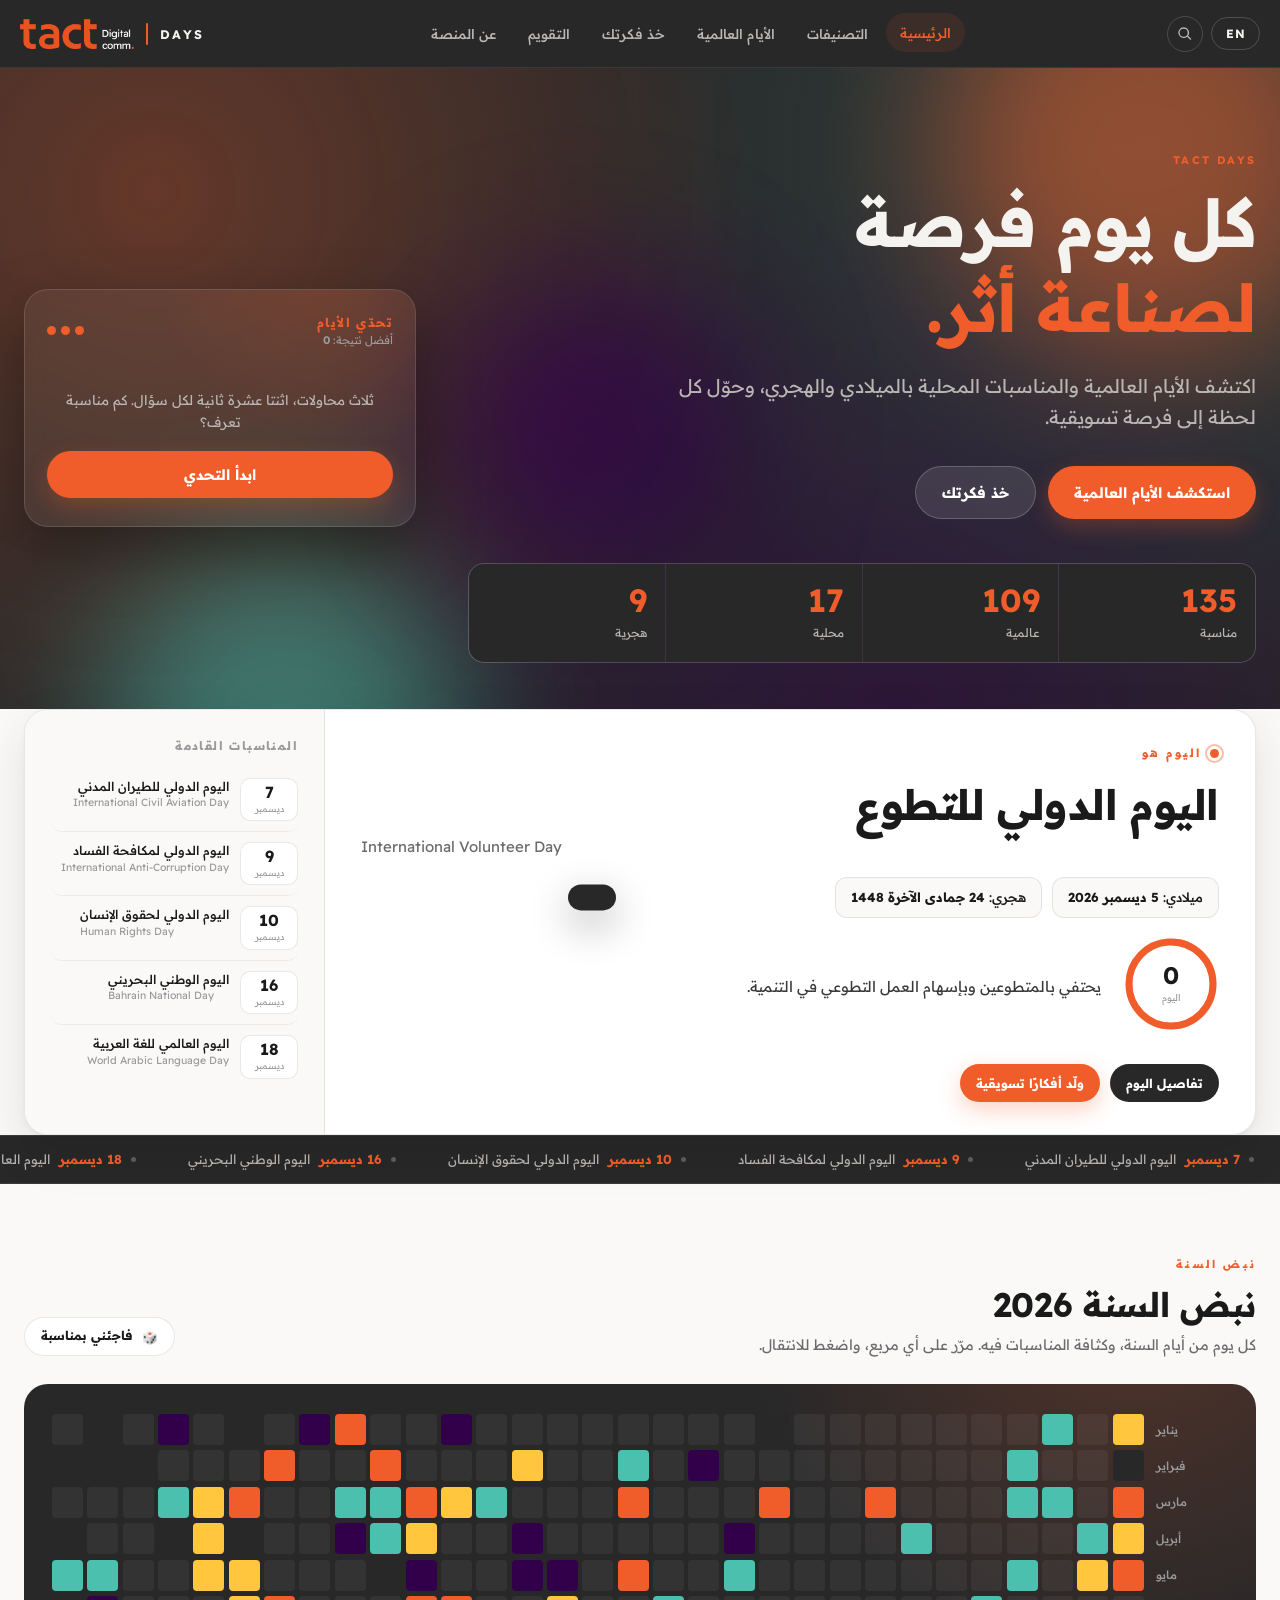
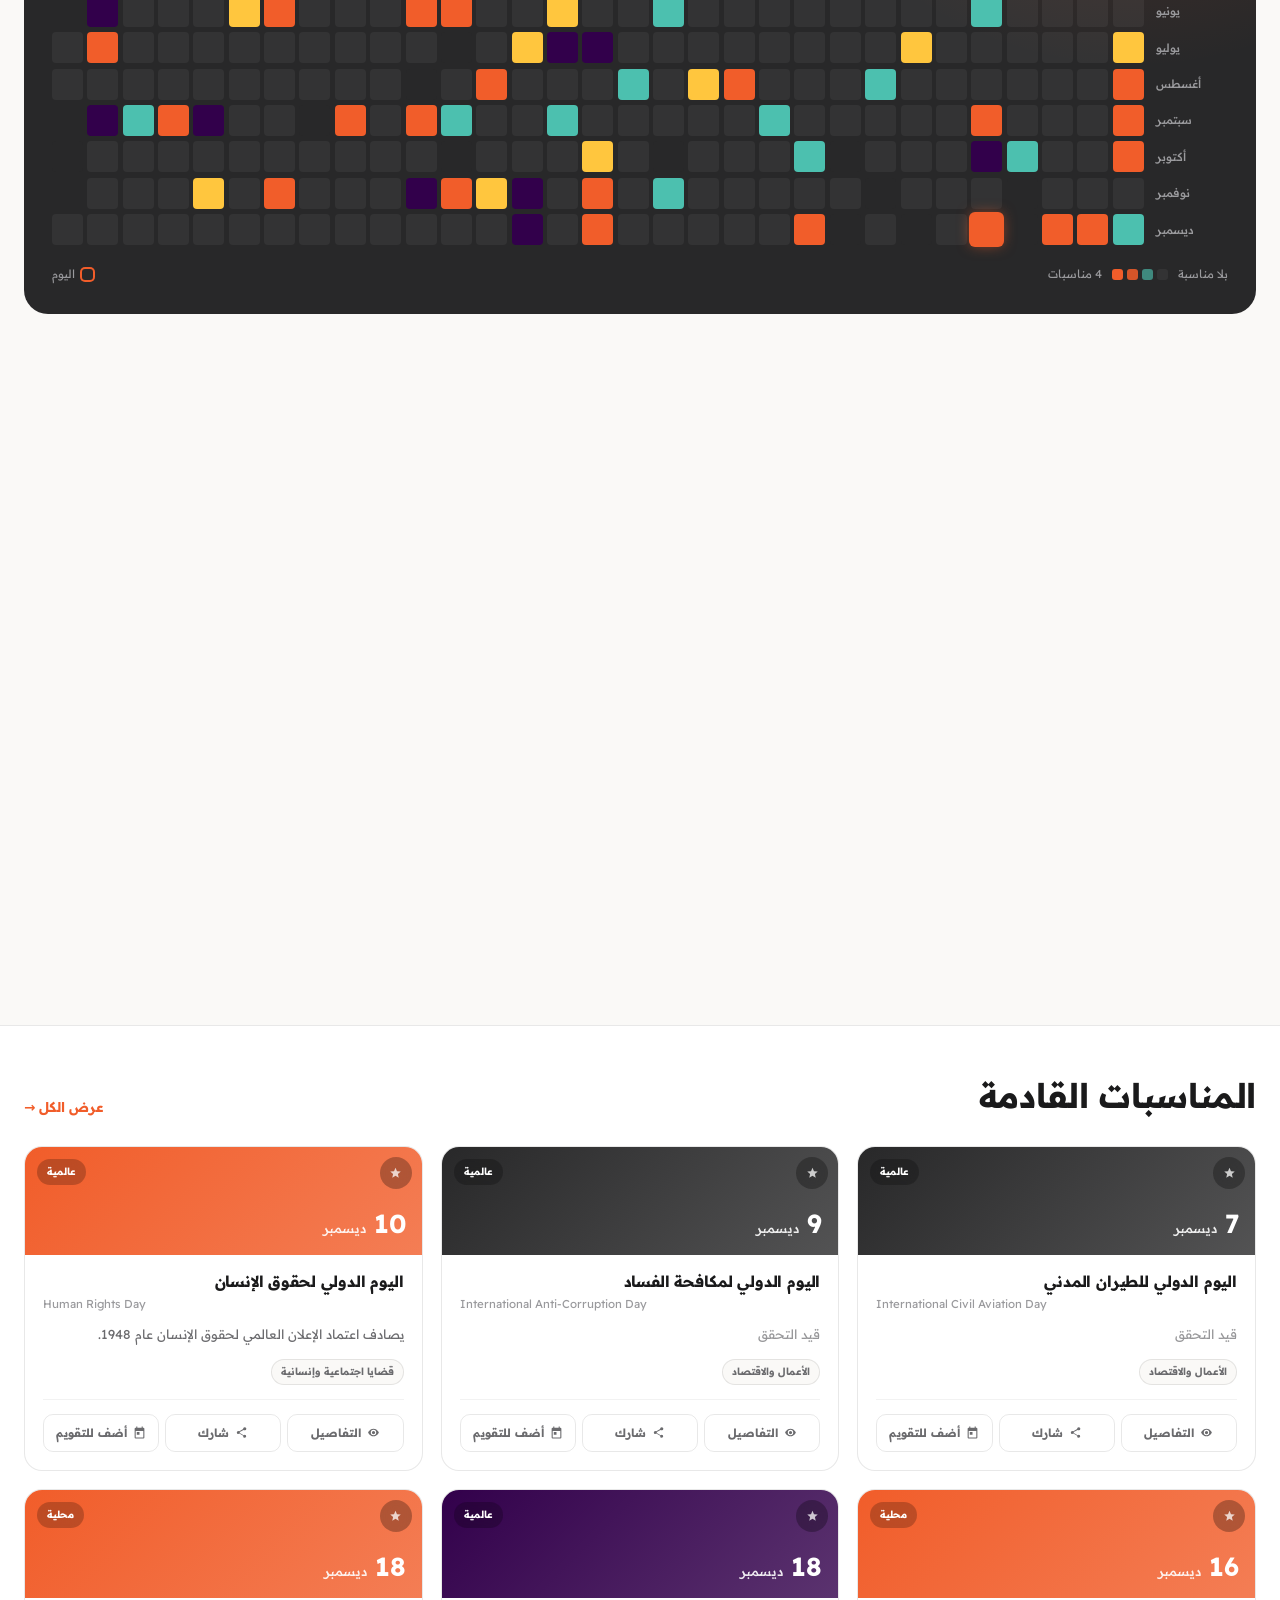
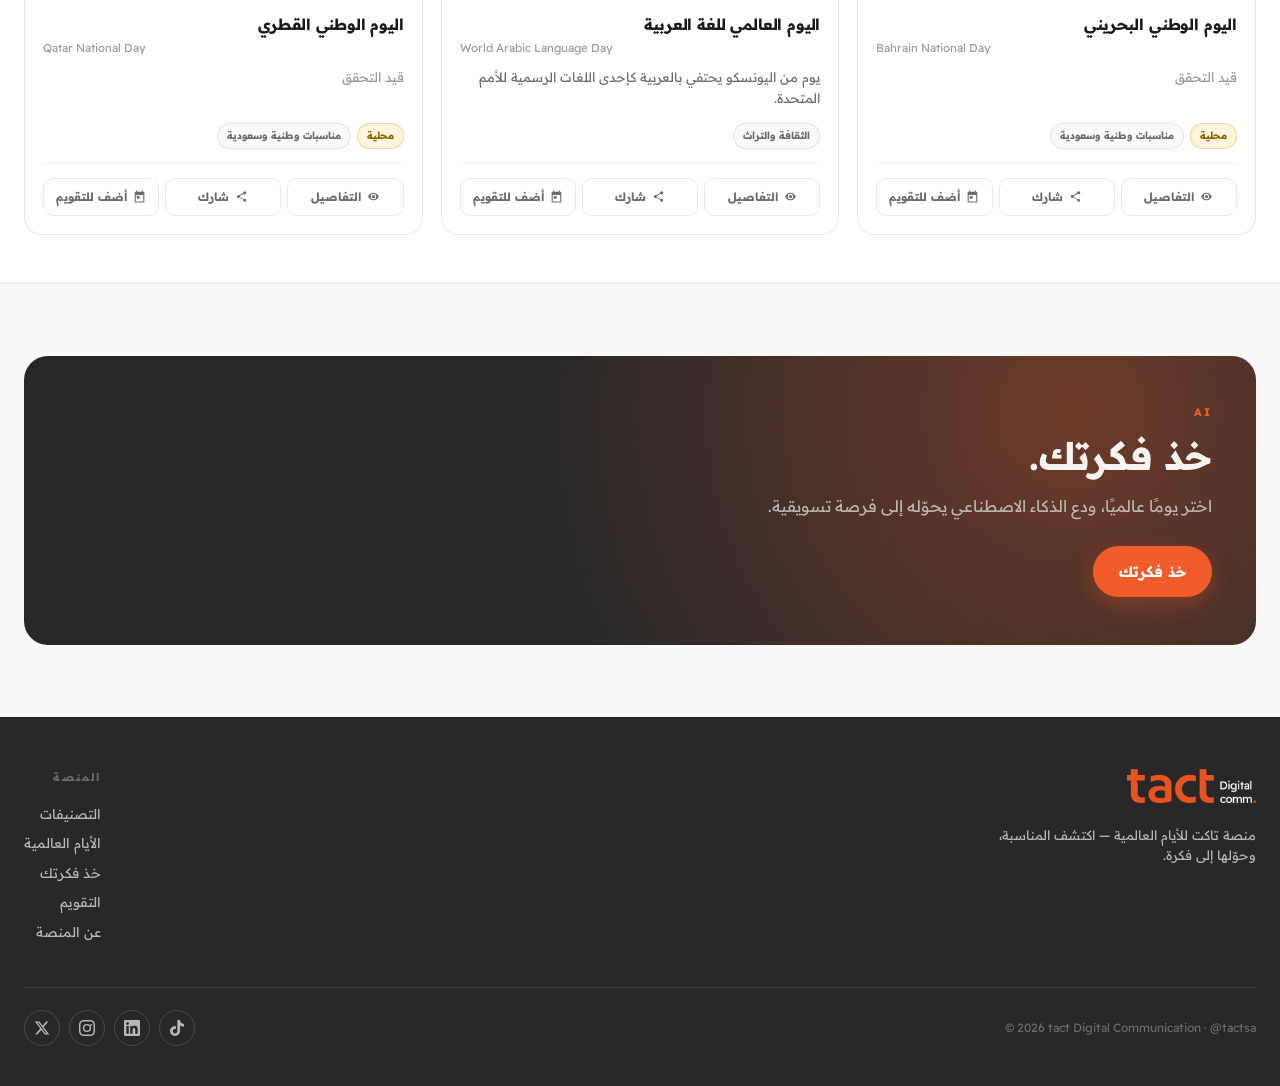
<file: index.html>
<!DOCTYPE html>
<html lang="ar" dir="rtl">
<head>
<meta charset="UTF-8">
<meta name="viewport" content="width=device-width, initial-scale=1.0, viewport-fit=cover">
<title>TACT DAYS — كل يوم فرصة لصناعة أثر</title>
<meta name="description" content="منصة تاكت للأيام العالمية: اكتشف المناسبات العالمية والمحلية بالميلادي والهجري، وحوّلها إلى أفكار تسويقية.">
<meta name="theme-color" content="#282829">
<link rel="stylesheet" href="assets/styles.css">
</head>
<body>

<nav class="nav">
  <a class="nav-brand" href="#/">
    <img src="assets/tact-logo.png" alt="tact">
    <span class="rule"></span>
    <span class="wordmark">DAYS</span>
  </a>
  <div class="nav-links" id="navLinks"></div>
  <div class="nav-actions">
    <button class="icon-btn" id="searchBtn" aria-label="Search">
      <svg viewBox="0 0 24 24"><path d="M10 2a8 8 0 105.29 14.03l4.84 4.84 1.41-1.41-4.84-4.84A8 8 0 0010 2zm0 2a6 6 0 110 12 6 6 0 010-12z"/></svg>
    </button>
    <button class="lang-btn" id="langBtn">EN</button>
    <button class="icon-btn burger" id="burger" aria-label="Menu">
      <svg viewBox="0 0 24 24"><path d="M3 6h18v2H3V6zm0 5h18v2H3v-2zm0 5h18v2H3v-2z"/></svg>
    </button>
  </div>
</nav>

<main id="app"></main>

<footer class="foot">
  <div class="wrap">
    <div class="foot-top">
      <div class="foot-brand">
        <img src="assets/tact-logo.png" alt="tact">
        <p id="footTag"></p>
      </div>
      <div class="foot-cols" id="footCols"></div>
    </div>
    <div class="foot-bot">
      <div class="socials">
        <a href="https://x.com/tactsa" target="_blank" rel="noopener" aria-label="X"><svg viewBox="0 0 24 24"><path d="M18.244 2.25h3.308l-7.227 8.26 8.502 11.24H16.17l-5.214-6.817L4.99 21.75H1.68l7.73-8.835L1.254 2.25H8.08l4.713 6.231zm-1.161 17.52h1.833L7.084 4.126H5.117z"/></svg></a>
        <a href="https://www.instagram.com/tactsa" target="_blank" rel="noopener" aria-label="Instagram"><svg viewBox="0 0 24 24"><path d="M12 2.16c3.2 0 3.58.01 4.85.07 1.17.05 1.8.25 2.23.41.56.22.96.48 1.38.9.42.42.68.82.9 1.38.16.42.36 1.06.41 2.23.06 1.27.07 1.65.07 4.85s-.01 3.58-.07 4.85c-.05 1.17-.25 1.8-.41 2.23-.22.56-.48.96-.9 1.38-.42.42-.82.68-1.38.9-.42.16-1.06.36-2.23.41-1.27.06-1.65.07-4.85.07s-3.58-.01-4.85-.07c-1.17-.05-1.8-.25-2.23-.41-.56-.22-.96-.48-1.38-.9-.42-.42-.68-.82-.9-1.38-.16-.42-.36-1.06-.41-2.23C2.17 15.58 2.16 15.2 2.16 12s.01-3.58.07-4.85c.05-1.17.25-1.8.41-2.23.22-.56.48-.96.9-1.38.42-.42.82-.68 1.38-.9.42-.16 1.06-.36 2.23-.41C8.42 2.17 8.8 2.16 12 2.16M12 0C8.74 0 8.33.01 7.05.07 5.78.13 4.9.33 4.14.63c-.79.3-1.46.72-2.13 1.38C1.35 2.68.93 3.35.63 4.14.33 4.9.13 5.78.07 7.05.01 8.33 0 8.74 0 12s.01 3.67.07 4.95c.06 1.27.26 2.15.56 2.91.3.79.72 1.46 1.38 2.13.67.67 1.34 1.08 2.13 1.38.76.3 1.64.5 2.91.56C8.33 23.99 8.74 24 12 24s3.67-.01 4.95-.07c1.27-.06 2.15-.26 2.91-.56.79-.3 1.46-.72 2.13-1.38.67-.67 1.08-1.34 1.38-2.13.3-.76.5-1.64.56-2.91.06-1.28.07-1.69.07-4.95s-.01-3.67-.07-4.95c-.06-1.27-.26-2.15-.56-2.91-.3-.79-.72-1.46-1.38-2.13C21.32 1.35 20.65.93 19.86.63 19.1.33 18.22.13 16.95.07 15.67.01 15.26 0 12 0zm0 5.84a6.16 6.16 0 100 12.32 6.16 6.16 0 000-12.32zM12 16a4 4 0 110-8 4 4 0 010 8zm6.41-10.15a1.44 1.44 0 100 2.88 1.44 1.44 0 000-2.88z"/></svg></a>
        <a href="https://www.linkedin.com/company/tact-digital-communication" target="_blank" rel="noopener" aria-label="LinkedIn"><svg viewBox="0 0 24 24"><path d="M20.45 20.45h-3.56v-5.57c0-1.33-.03-3.04-1.85-3.04-1.85 0-2.14 1.45-2.14 2.94v5.67H9.35V9h3.41v1.56h.05c.48-.9 1.63-1.85 3.36-1.85 3.6 0 4.27 2.37 4.27 5.45v6.29zM5.34 7.43a2.06 2.06 0 110-4.13 2.06 2.06 0 010 4.13zM7.12 20.45H3.55V9h3.57v11.45zM22.22 0H1.77C.79 0 0 .77 0 1.72v20.56C0 23.23.79 24 1.77 24h20.45c.98 0 1.78-.77 1.78-1.72V1.72C24 .77 23.2 0 22.22 0z"/></svg></a>
        <a href="https://www.tiktok.com/@tactsa" target="_blank" rel="noopener" aria-label="TikTok"><svg viewBox="0 0 24 24"><path d="M12.53.02C13.84 0 15.14.01 16.44 0c.08 1.53.63 3.09 1.75 4.17 1.12 1.11 2.7 1.62 4.24 1.79v4.03c-1.44-.05-2.89-.35-4.2-.97-.57-.26-1.1-.59-1.62-.93-.01 2.92.01 5.84-.02 8.75-.08 1.4-.54 2.79-1.35 3.94-1.31 1.92-3.58 3.17-5.91 3.21-1.43.08-2.86-.31-4.08-1.03-2.02-1.19-3.44-3.37-3.65-5.71-.02-.5-.03-1-.01-1.49.18-1.9 1.12-3.72 2.58-4.96 1.66-1.44 3.98-2.13 6.15-1.72.02 1.48-.04 2.96-.04 4.44-.99-.32-2.15-.23-3.02.37-.63.41-1.11 1.04-1.36 1.75-.21.51-.15 1.07-.14 1.61.24 1.64 1.82 3.02 3.5 2.87 1.12-.01 2.19-.66 2.77-1.61.19-.33.4-.67.41-1.06.1-1.79.06-3.57.07-5.36.01-4.03-.01-8.05.02-12.07z"/></svg></a>
      </div>
      <div class="cr">© <span id="crYear"></span> tact Digital Communication · @tactsa</div>
    </div>
  </div>
</footer>

<div class="toast" id="toast"></div>

<script src="assets/data.js"></script>
<script src="assets/app.js"></script>
</body>
</html>
</file>
<file: assets/styles.css>
@font-face{
    font-family:'Readex Pro';
    src:url('readex-pro.woff2') format('woff2-variations');
    font-weight:160 700; font-style:normal; font-display:swap;
  }

  :root{
    --orange:#F15D2A;
    --orange-soft:rgba(241,93,42,0.10);
    --charcoal:#282829;
    --surface-dark:#333335;
    --teal:#4CC0AF;
    --yellow:#FFC63E;
    --purple:#32004B;
    --ink:#1A1A1B;
    --muted:#6B6B6E;
    --faint:#9A9A9D;
    --paper:#FAF9F7;
    --card:#FFFFFF;
    --line:rgba(0,0,0,0.09);
    --line-soft:rgba(0,0,0,0.05);
    --shadow:0 1px 2px rgba(0,0,0,0.04), 0 8px 24px rgba(0,0,0,0.06);
    --shadow-lg:0 2px 4px rgba(0,0,0,0.04), 0 18px 48px rgba(0,0,0,0.10);
    --nav-h:68px;
    box-sizing:border-box;
    padding-top:env(safe-area-inset-top, 0px);
  }
  *{box-sizing:border-box;margin:0;padding:0;}
  html{scroll-behavior:smooth;background:var(--paper);}
  body{
    font-family:'Readex Pro', system-ui, -apple-system, sans-serif;
    font-synthesis:none;
    background:var(--paper);
    color:var(--ink);
    line-height:1.6;
    -webkit-font-smoothing:antialiased;
    overflow-x:hidden;
  }
  button{font-family:inherit;cursor:pointer;border:none;background:none;color:inherit;}
  a{color:inherit;text-decoration:none;}
  input{font-family:inherit;}
  :focus-visible{outline:2px solid var(--orange);outline-offset:3px;border-radius:4px;}
  ::selection{background:var(--orange);color:#fff;}
  h1,h2,h3,h4{font-weight:700;line-height:1.28;letter-spacing:-0.01em;}
  .en-text{direction:ltr;unicode-bidi:isolate;}

  /* ===== NAV ===== */
  .nav{
    position:sticky;top:env(safe-area-inset-top,0px);z-index:200;
    background:var(--charcoal);
    height:var(--nav-h);
    display:flex;align-items:center;gap:8px;
    padding:0 20px;
    direction:ltr;
    border-bottom:1px solid rgba(255,255,255,0.08);
  }
  .nav-brand{display:flex;align-items:center;gap:12px;flex:0 0 auto;margin-inline-end:10px;}
  .nav-brand img{height:30px;width:auto;display:block;}
  .nav-brand .rule{width:2px;height:22px;background:var(--orange);border-radius:2px;}
  .nav-brand .wordmark{
    font-size:12.5px;font-weight:700;letter-spacing:2.4px;color:#F5F3F0;white-space:nowrap;
  }
  .nav-links{display:flex;align-items:center;justify-content:center;gap:4px;flex:1;direction:ltr;}
  [dir="rtl"] .nav-links{direction:rtl;}
  .nav-links a{
    font-size:13.5px;font-weight:500;color:#B9B6B3;
    padding:9px 14px;border-radius:999px;white-space:nowrap;
    transition:color .18s, background .28s cubic-bezier(.22,.85,.28,1), transform .25s cubic-bezier(.3,1.5,.5,1);
  }
  .nav-links a:hover{color:#fff;background:rgba(255,255,255,0.07);}
  .nav-links a.on{color:var(--orange);background:var(--orange-soft);transform:translateY(-1px);}
  .nav-actions{display:flex;align-items:center;gap:8px;flex:0 0 auto;}
  .icon-btn{
    width:36px;height:36px;border-radius:50%;
    display:flex;align-items:center;justify-content:center;
    border:1px solid rgba(255,255,255,0.16);color:#B9B6B3;transition:.15s;
  }
  .icon-btn:hover{color:var(--charcoal);background:var(--orange);border-color:var(--orange);}
  .icon-btn svg{width:16px;height:16px;fill:currentColor;}
  .lang-btn{
    font-size:12px;font-weight:700;letter-spacing:.4px;color:#F5F3F0;
    border:1px solid rgba(255,255,255,0.18);border-radius:999px;padding:8px 14px;transition:.15s;
  }
  .lang-btn:hover{background:var(--orange);border-color:var(--orange);color:var(--charcoal);}
  .burger{display:none;}
  @media (max-width:940px){
    .nav-links{
      position:fixed;top:var(--nav-h);inset-inline:0;
      flex-direction:column;align-items:stretch;justify-content:flex-start;gap:0;
      background:var(--charcoal);padding:8px 14px 18px;
      border-bottom:1px solid rgba(255,255,255,0.1);
      transform:translateY(-130%);transition:transform .25s;z-index:199;
    }
    .nav-links.open{transform:translateY(0);}
    .nav-links a{padding:13px 14px;border-radius:12px;font-size:15px;}
    .burger{display:flex;}
    .nav-brand .wordmark{display:none;}
  }

  /* ===== LAYOUT ===== */
  .wrap{max-width:1280px;margin:0 auto;padding:0 24px;}
  @media (max-width:620px){ .wrap{padding:0 16px;} }
  section.band{padding:72px 0;}
  section.band.tight{padding:48px 0;}
  .sec-head{display:flex;align-items:flex-end;justify-content:space-between;gap:20px;margin-bottom:28px;flex-wrap:wrap;}
  .sec-head h2{font-size:clamp(24px,3.2vw,34px);}
  .sec-head p{color:var(--muted);font-size:14.5px;margin-top:6px;}
  .eyebrow{
    font-size:11px;font-weight:700;letter-spacing:2.2px;color:var(--orange);
    text-transform:uppercase;margin-bottom:10px;
  }
  .link-more{font-size:13.5px;font-weight:700;color:var(--orange);white-space:nowrap;}
  .link-more:hover{text-decoration:underline;}

  /* ===== BUTTONS ===== */
  .btn{
    display:inline-flex;align-items:center;justify-content:center;gap:9px;
    font-size:14.5px;font-weight:700;padding:14px 26px;border-radius:999px;
    transition:.18s;white-space:nowrap;
  }
  .btn svg{width:16px;height:16px;fill:currentColor;flex:0 0 auto;}
  .btn-primary{background:var(--orange);color:#fff;box-shadow:0 8px 22px rgba(241,93,42,0.28);}
  .btn-primary:hover{transform:translateY(-2px);box-shadow:0 14px 30px rgba(241,93,42,0.36);}
  .btn-dark{background:var(--charcoal);color:#fff;}
  .btn-dark:hover{transform:translateY(-2px);}
  .btn-ghost{border:1px solid var(--line);background:var(--card);color:var(--ink);}
  .btn-ghost:hover{border-color:var(--ink);}
  .btn-sm{font-size:12.5px;padding:9px 16px;}
  .btn-sm svg{width:14px;height:14px;}

  /* ===== FAVOURITES ===== */
  @keyframes tdStarPop{0%{transform:scale(1)}40%{transform:scale(1.5) rotate(-14deg)}100%{transform:scale(1)}}
  @keyframes tdTrayUp{from{opacity:0;transform:translateY(24px) scale(.96)}to{opacity:1;transform:none}}
  @keyframes tdBump{0%,100%{transform:scale(1)}45%{transform:scale(1.35)}}
  .star{
    position:absolute;top:10px;inset-inline-start:10px;z-index:4;
    width:32px;height:32px;border-radius:50%;display:flex;align-items:center;justify-content:center;
    background:rgba(0,0,0,0.28);backdrop-filter:blur(6px);color:rgba(255,255,255,.75);
    transition:transform .2s cubic-bezier(.3,1.5,.5,1), color .2s, background .2s;
  }
  .star svg{width:15px;height:15px;fill:currentColor;}
  .star:hover{transform:scale(1.18);color:#fff;}
  .star.on{color:var(--yellow);background:rgba(0,0,0,0.42);animation:tdStarPop .45s;}
  .occ-visual{position:relative;}
  .tray{
    position:fixed;bottom:22px;inset-inline-end:22px;z-index:410;
    display:flex;align-items:center;gap:10px;
    background:var(--charcoal);color:#F5F3F0;border:1px solid rgba(255,255,255,.14);
    border-radius:999px;padding:12px 20px;font-size:13.5px;font-weight:700;
    box-shadow:0 18px 44px rgba(0,0,0,.4);animation:tdTrayUp .34s cubic-bezier(.22,.85,.28,1);
    transition:transform .2s;
  }
  .tray:hover{transform:translateY(-3px);}
  .tray .cnt{
    background:var(--orange);color:#fff;min-width:24px;height:24px;border-radius:999px;
    display:flex;align-items:center;justify-content:center;font-size:12px;
  }
  .tray .cnt.bump{animation:tdBump .42s;}
  .tray svg{width:16px;height:16px;fill:var(--yellow);}
  .plan-panel{
    position:fixed;bottom:84px;inset-inline-end:22px;z-index:411;width:min(380px,calc(100vw - 44px));
    background:var(--card);border:1px solid var(--line);border-radius:20px;overflow:hidden;
    box-shadow:var(--shadow-lg);animation:tdTrayUp .28s cubic-bezier(.22,.85,.28,1);
  }
  .plan-head{display:flex;align-items:center;justify-content:space-between;gap:10px;padding:16px 20px;border-bottom:1px solid var(--line);}
  .plan-head h4{font-size:15px;}
  .plan-list{max-height:46vh;overflow-y:auto;}
  .plan-item{display:flex;align-items:center;gap:11px;padding:11px 18px;border-bottom:1px solid var(--line-soft);}
  .plan-item:last-child{border-bottom:none;}
  .plan-item .pi-d{flex:0 0 54px;text-align:center;font-size:11px;font-weight:700;color:var(--muted);
    background:var(--paper);border:1px solid var(--line);border-radius:9px;padding:5px 0;}
  .plan-item .pi-n{flex:1;font-size:13px;font-weight:500;min-width:0;}
  .plan-item .pi-x{color:var(--faint);font-size:16px;line-height:1;padding:4px 6px;border-radius:6px;transition:.15s;}
  .plan-item .pi-x:hover{color:var(--orange);background:var(--orange-soft);}
  .plan-foot{display:flex;gap:8px;padding:14px 18px;border-top:1px solid var(--line);}

  /* live countdown */
  .live-cd{display:flex;gap:4px;font-variant-numeric:tabular-nums;font-size:12px;color:var(--faint);margin-top:6px;}
  .live-cd b{color:var(--muted);font-weight:700;}

  /* suggest keyboard cursor */
  .suggest button.cur{background:var(--orange-soft);}

  /* ===== YEAR PULSE ===== */
  @keyframes tdCellIn{from{opacity:0;transform:scale(.3)}to{opacity:1;transform:none}}
  .pulse-wrap{background:var(--charcoal);border-radius:24px;padding:30px 28px;position:relative;overflow:hidden;}
  .pulse-wrap::before{content:"";position:absolute;inset:0;pointer-events:none;
    background:radial-gradient(600px circle at 90% -20%, rgba(241,93,42,.22), transparent 65%);}
  .pulse-wrap > *{position:relative;}
  .pulse-grid{display:grid;gap:5px;}
  .prow{display:grid;grid-template-columns:72px 1fr;align-items:center;gap:12px;}
  .prow .pm{font-size:11.5px;color:#9A9A9D;font-weight:500;text-align:end;}
  .pcells{display:grid;grid-template-columns:repeat(31,1fr);gap:4px;}
  .pcell{
    aspect-ratio:1;border-radius:4px;background:rgba(255,255,255,0.055);
    animation:tdCellIn .42s both cubic-bezier(.3,1.4,.5,1);
    transition:transform .16s, box-shadow .16s;padding:0;min-width:0;
  }
  .pcell.has{cursor:pointer;}
  .pcell.has:hover{transform:scale(1.9);box-shadow:0 6px 18px rgba(0,0,0,.5);z-index:3;}
  .pcell.now{box-shadow:0 0 0 2px var(--orange), 0 0 14px rgba(241,93,42,.6);}
  .pcell.void{background:transparent;animation:none;}
  .plegend{display:flex;align-items:center;gap:10px;margin-top:20px;font-size:11.5px;color:#9A9A9D;flex-wrap:wrap;}
  .plegend .sc{display:flex;gap:4px;align-items:center;}
  .plegend .sc i{width:11px;height:11px;border-radius:3px;display:block;}
  .ptip{
    position:fixed;z-index:420;pointer-events:none;max-width:280px;
    background:var(--charcoal);color:#F5F3F0;border:1px solid rgba(255,255,255,.16);
    border-radius:12px;padding:10px 14px;font-size:12.5px;line-height:1.5;
    box-shadow:0 18px 44px rgba(0,0,0,.5);opacity:0;transform:translateY(6px);transition:opacity .16s, transform .16s;
  }
  .ptip.on{opacity:1;transform:none;}
  .ptip b{color:var(--orange);display:block;font-size:11px;margin-bottom:4px;}
  @media (max-width:760px){
    .prow{grid-template-columns:54px 1fr;gap:8px;}
    .pcells{gap:2.5px;} .pcell{border-radius:3px;}
    .pulse-wrap{padding:22px 16px;}
  }

  /* ===== COUNTDOWN RING ===== */
  .ring-wrap{position:relative;width:96px;height:96px;flex:0 0 auto;}
  .ring-wrap svg{transform:rotate(-90deg);width:100%;height:100%;}
  .ring-wrap circle{fill:none;stroke-width:7;stroke-linecap:round;}
  .ring-bg{stroke:var(--line);}
  .ring-fg{stroke:var(--orange);transition:stroke-dashoffset 1.2s cubic-bezier(.22,.85,.28,1);}
  .ring-txt{
    position:absolute;inset:0;display:flex;flex-direction:column;align-items:center;justify-content:center;
  }
  .ring-txt b{font-size:24px;font-weight:700;line-height:1;color:var(--ink);font-variant-numeric:tabular-nums;}
  .ring-txt span{font-size:9.5px;color:var(--faint);margin-top:3px;}

  /* ===== SURPRISE ===== */
  .surprise{display:inline-flex;align-items:center;gap:9px;}
  .roll{
    overflow:hidden;height:1.5em;display:inline-block;vertical-align:middle;
  }
  .roll span{display:block;}
  .dice{display:inline-block;transition:transform .5s cubic-bezier(.3,1.5,.5,1);}
  .btn:hover .dice{transform:rotate(180deg) scale(1.15);}

  /* nav shrinks as the page scrolls */
  .nav{transition:height .3s cubic-bezier(.22,.85,.28,1), background .3s, box-shadow .3s;}
  .nav.shrunk{height:54px;box-shadow:0 8px 26px rgba(0,0,0,.28);}
  .nav-brand img{transition:height .3s cubic-bezier(.22,.85,.28,1);}
  .nav.shrunk .nav-brand img{height:23px;}

  /* page exit */
  @keyframes tdExit{to{opacity:0;transform:translateY(-10px) scale(.994)}}
  #app.leaving{animation:tdExit .2s ease-in forwards;}

  /* ===== HERO LAYOUT + GAME ===== */
  .hero-layout{display:grid;grid-template-columns:minmax(0,1fr) 392px;gap:52px;align-items:center;}
  @media (max-width:1040px){ .hero-layout{grid-template-columns:minmax(0,1fr);gap:40px;} }
  .hero-copy{will-change:transform;}

  .aurora{position:absolute;border-radius:50%;filter:blur(72px);opacity:.5;pointer-events:none;}
  .aurora.a1{width:420px;height:420px;background:var(--orange);top:-130px;inset-inline-start:-80px;animation:tdDrift1 17s ease-in-out infinite;}
  .aurora.a2{width:360px;height:360px;background:var(--teal);bottom:-150px;inset-inline-end:8%;animation:tdDrift2 21s ease-in-out infinite;}
  .aurora.a3{width:300px;height:300px;background:var(--purple);top:30%;inset-inline-end:34%;opacity:.7;animation:tdDrift1 25s ease-in-out infinite reverse;}
  @keyframes tdDrift1{0%,100%{transform:translate(0,0) scale(1)}33%{transform:translate(40px,30px) scale(1.12)}66%{transform:translate(-30px,20px) scale(.94)}}
  @keyframes tdDrift2{0%,100%{transform:translate(0,0) scale(1)}50%{transform:translate(-50px,-34px) scale(1.16)}}

  @keyframes tdWordUp{from{opacity:0;transform:translateY(90%) rotate(4deg)}to{opacity:1;transform:none}}
  .hero h1 .w{display:inline-block;animation:tdWordUp .72s cubic-bezier(.2,.9,.25,1) both;}
  .hero h1 .wmask{display:inline-block;overflow:hidden;vertical-align:bottom;padding-bottom:.12em;margin-bottom:-.12em;}

  .game{
    background:rgba(255,255,255,0.055);border:1px solid rgba(255,255,255,0.13);
    border-radius:24px;padding:22px;backdrop-filter:blur(10px);
    box-shadow:0 24px 60px rgba(0,0,0,0.38);position:relative;overflow:hidden;
  }
  .game::before{
    content:"";position:absolute;inset:0;pointer-events:none;opacity:.5;
    background:radial-gradient(260px circle at 80% -10%, rgba(241,93,42,.35), transparent 70%);
  }
  .game > *{position:relative;}
  .game-head{display:flex;align-items:center;justify-content:space-between;gap:12px;margin-bottom:16px;}
  .game-head .gt{font-size:12.5px;font-weight:700;letter-spacing:1.4px;text-transform:uppercase;color:var(--orange);}
  .game-head .gb{font-size:11px;color:#9A9A9D;}
  .lives{display:flex;gap:5px;}
  .lives i{width:9px;height:9px;border-radius:50%;background:var(--orange);transition:.3s;}
  .lives i.off{background:rgba(255,255,255,0.16);transform:scale(.7);}
  .timer{height:3px;border-radius:3px;background:rgba(255,255,255,0.12);overflow:hidden;margin-bottom:18px;}
  .timer span{display:block;height:100%;background:linear-gradient(90deg,var(--orange),var(--yellow));
    transform-origin:left center;transform:scaleX(1);}
  [dir="rtl"] .timer span{transform-origin:right center;}
  .game-q{font-size:12px;color:#9A9A9D;margin-bottom:6px;}
  .game-p{font-size:21px;font-weight:700;line-height:1.4;color:#F5F3F0;margin-bottom:18px;min-height:2.4em;}
  .game-p b{color:var(--orange);}
  .opts{display:grid;gap:8px;}
  .opt{
    text-align:start;padding:13px 16px;border-radius:13px;font-size:13.5px;font-weight:500;
    border:1px solid rgba(255,255,255,0.14);color:#E8E6E3;background:rgba(255,255,255,0.03);
    transition:transform .18s cubic-bezier(.22,.85,.28,1), background .18s, border-color .18s;
    animation:tdFadeUp .4s both;
  }
  .opt:hover:not(.done){transform:translateX(calc(var(--slide,28px)*-.12));background:rgba(255,255,255,0.09);border-color:rgba(255,255,255,0.3);}
  .opt.ok{background:rgba(76,192,175,0.22);border-color:var(--teal);color:#fff;animation:tdPop .4s;}
  .opt.no{background:rgba(241,93,42,0.18);border-color:var(--orange);color:#fff;animation:tdShake .42s;}
  @keyframes tdPop{0%{transform:scale(1)}45%{transform:scale(1.045)}100%{transform:scale(1)}}
  @keyframes tdShake{0%,100%{transform:translateX(0)}20%{transform:translateX(-7px)}40%{transform:translateX(6px)}60%{transform:translateX(-4px)}80%{transform:translateX(3px)}}
  .game-foot{display:flex;align-items:center;justify-content:space-between;gap:10px;margin-top:16px;min-height:34px;}
  .score{display:flex;align-items:baseline;gap:7px;}
  .score b{font-size:26px;font-weight:700;color:var(--orange);font-variant-numeric:tabular-nums;}
  .score span{font-size:11px;color:#9A9A9D;}
  .streak{font-size:11.5px;font-weight:700;color:var(--yellow);opacity:0;transform:translateY(5px);transition:.25s;}
  .streak.on{opacity:1;transform:none;}
  .game-start{text-align:center;padding:14px 0 6px;}
  .game-start p{font-size:13.5px;color:#B9B6B3;margin:10px 0 18px;}
  .spark{position:absolute;width:6px;height:6px;border-radius:50%;pointer-events:none;z-index:3;}
  @keyframes tdSpark{to{transform:translate(var(--dx),var(--dy)) scale(0);opacity:0}}

  .ticker{overflow:hidden;background:var(--charcoal);border-block:1px solid rgba(255,255,255,0.09);padding:13px 0;}
  .ticker-track{display:flex;gap:0;width:max-content;animation:tdMarquee 46s linear infinite;}
  .ticker:hover .ticker-track{animation-play-state:paused;}
  [dir="rtl"] .ticker-track{animation-name:tdMarqueeR;}
  @keyframes tdMarquee {from{transform:translateX(0)}to{transform:translateX(-50%)}}
  @keyframes tdMarqueeR{from{transform:translateX(0)}to{transform:translateX(50%)}}
  .ticker-item{display:flex;align-items:center;gap:9px;padding:0 26px;font-size:13px;color:#B9B6B3;white-space:nowrap;transition:color .2s;}
  .ticker-item:hover{color:#fff;}
  .ticker-item b{color:var(--orange);font-weight:700;}
  .ticker-item i{width:5px;height:5px;border-radius:50%;background:rgba(255,255,255,0.25);font-style:normal;}

  .occ-card{transform-style:preserve-3d;}

  /* ===== HERO ===== */
  .hero{
    background:var(--charcoal);color:#F5F3F0;position:relative;overflow:hidden;
    padding:84px 0 92px;
  }
  .hero::before{
    content:"";position:absolute;inset:0;pointer-events:none;
    background:
      radial-gradient(circle at 12% 18%, rgba(241,93,42,0.30), transparent 48%),
      radial-gradient(circle at 88% 12%, rgba(76,192,175,0.16), transparent 42%),
      radial-gradient(circle at 70% 95%, rgba(50,0,75,0.45), transparent 50%);
  }
  .hero .wrap{position:relative;}
  .hero h1{font-size:clamp(34px,6.4vw,66px);line-height:1.3;max-width:16ch;}
  .hero h1 em{font-style:normal;color:var(--orange);}
  .hero .lede{margin-top:20px;font-size:clamp(15px,2vw,19px);color:#B9B6B3;max-width:52ch;font-weight:400;}
  .hero .cta-row{margin-top:34px;display:flex;gap:12px;flex-wrap:wrap;}
  .hero-stats{
    margin-top:44px;display:grid;grid-template-columns:repeat(4,1fr);gap:1px;
    background:rgba(255,255,255,0.1);border:1px solid rgba(255,255,255,0.1);border-radius:16px;overflow:hidden;
  }
  .hero-stats div{background:var(--charcoal);padding:20px 18px;}
  .hero-stats b{display:block;font-size:32px;font-weight:700;line-height:1;color:var(--orange);font-variant-numeric:tabular-nums;}
  .hero-stats span{display:block;font-size:12px;color:#B9B6B3;margin-top:7px;}
  @media (max-width:720px){ .hero-stats{grid-template-columns:repeat(2,1fr);} }

  /* ===== TODAY ===== */
  .today-band{background:var(--paper);padding:0;margin-top:-46px;position:relative;z-index:5;}
  .today-card{
    background:var(--card);border:1px solid var(--line);border-radius:24px;
    box-shadow:var(--shadow-lg);overflow:hidden;
    display:grid;grid-template-columns:1fr 300px;
  }
  @media (max-width:860px){ .today-card{grid-template-columns:1fr;} }
  .today-main{padding:34px 36px 32px;}
  @media (max-width:620px){ .today-main{padding:26px 20px;} }
  .today-label{display:flex;align-items:center;gap:9px;margin-bottom:16px;}
  .pulse{width:9px;height:9px;border-radius:50%;background:var(--orange);position:relative;flex:0 0 auto;}
  .pulse::after{
    content:"";position:absolute;inset:-5px;border-radius:50%;
    border:2px solid var(--orange);opacity:.4;animation:pulse 2.4s ease-out infinite;
  }
  @keyframes pulse{0%{transform:scale(.7);opacity:.55}100%{transform:scale(1.5);opacity:0}}
  .today-label span{font-size:11.5px;font-weight:700;letter-spacing:2px;color:var(--orange);text-transform:uppercase;}
  .today-main h2{font-size:clamp(26px,4vw,42px);line-height:1.25;}
  .today-main .alt{font-size:15px;color:var(--muted);margin-top:4px;}
  .today-dates{display:flex;gap:10px;flex-wrap:wrap;margin-top:18px;}
  .date-chip{
    background:var(--paper);border:1px solid var(--line);border-radius:12px;
    padding:9px 15px;font-size:13px;font-weight:500;
  }
  .date-chip b{font-weight:700;}
  .today-desc{margin-top:18px;font-size:15px;color:#3A3A3C;max-width:60ch;}
  .today-actions{margin-top:26px;display:flex;gap:10px;flex-wrap:wrap;}
  .today-side{
    border-inline-start:1px solid var(--line);background:var(--paper);
    padding:28px 26px;display:flex;flex-direction:column;
  }
  @media (max-width:860px){ .today-side{border-inline-start:none;border-top:1px solid var(--line);} }
  .today-side h4{font-size:12px;letter-spacing:1.4px;text-transform:uppercase;color:var(--faint);margin-bottom:14px;}
  .mini-occ{display:flex;gap:11px;padding:10px 0;border-bottom:1px solid var(--line-soft);}
  .mini-occ:last-child{border-bottom:none;}
  .mini-occ .md{
    flex:0 0 58px;text-align:center;border-radius:10px;background:var(--card);
    border:1px solid var(--line);padding:5px 0 4px;
  }
  .mini-occ .md b{display:block;font-size:16px;line-height:1;}
  .mini-occ .md i{display:block;font-size:9px;font-style:normal;color:var(--faint);margin-top:2px;white-space:nowrap;}
  .mini-occ .mt{font-size:12.5px;font-weight:500;line-height:1.4;min-width:0;}
  .mini-occ .mt small{display:block;color:var(--faint);font-size:10.5px;font-weight:400;}

  /* ===== CATEGORY CARDS ===== */
  .cat-grid{display:grid;grid-template-columns:repeat(4,1fr);gap:16px;}
  @media (max-width:1040px){ .cat-grid{grid-template-columns:repeat(3,1fr);} }
  @media (max-width:760px){ .cat-grid{grid-template-columns:repeat(2,1fr);} }
  @media (max-width:460px){ .cat-grid{grid-template-columns:1fr;} }
  .cat-card{
    background:var(--card);border:1px solid var(--line);border-radius:18px;
    padding:22px 20px;transition:.18s;position:relative;overflow:hidden;display:block;
  }
  .cat-card:hover{transform:translateY(-3px);box-shadow:var(--shadow);border-color:rgba(0,0,0,0.16);}
  .cat-card .bar{position:absolute;inset-block-start:0;inset-inline:0;height:4px;}
  .cat-card .ico{
    width:40px;height:40px;border-radius:12px;display:flex;align-items:center;justify-content:center;
    margin-bottom:14px;
  }
  .cat-card .ico svg{width:19px;height:19px;fill:currentColor;}
  .cat-card h3{font-size:15.5px;line-height:1.35;}
  .cat-card .sub{font-size:11.5px;color:var(--faint);margin-top:3px;}
  .cat-card .cnt{margin-top:14px;font-size:12px;font-weight:700;color:var(--muted);}
  .cat-card.empty{opacity:.55;}

  /* ===== OCCASION CARDS ===== */
  .occ-grid{display:grid;grid-template-columns:repeat(3,1fr);gap:18px;}
  @media (max-width:1040px){ .occ-grid{grid-template-columns:repeat(2,1fr);} }
  @media (max-width:680px){ .occ-grid{grid-template-columns:1fr;} }
  .occ-card{
    position:relative;
    background:var(--card);border:1px solid var(--line);border-radius:18px;
    overflow:hidden;display:flex;flex-direction:column;transition:.18s;
  }
  .occ-card:hover{transform:translateY(-3px);box-shadow:var(--shadow);}
  .occ-visual{
    height:108px;position:relative;display:flex;align-items:flex-end;padding:14px 16px;
    color:#fff;
  }
  .occ-visual .vdate{font-size:26px;font-weight:700;line-height:1;}
  .occ-visual .vmon{font-size:13px;font-weight:500;opacity:.9;margin-inline-start:8px;}
  .occ-visual .vtag{
    position:absolute;top:12px;inset-inline-end:12px;
    background:rgba(0,0,0,0.22);backdrop-filter:blur(6px);color:#fff;
    font-size:10px;font-weight:700;padding:5px 10px;border-radius:999px;
  }
  .occ-body{padding:16px 18px 18px;flex:1;display:flex;flex-direction:column;}
  .occ-body h3{font-size:15.5px;line-height:1.4;}
  .occ-body .alt{font-size:11.5px;color:var(--faint);margin-top:3px;}
  .occ-body p{font-size:13px;color:var(--muted);margin-top:10px;flex:1;}
  .occ-meta{display:flex;gap:6px;flex-wrap:wrap;margin-top:14px;}
  .occ-actions{display:flex;gap:6px;margin-top:14px;padding-top:14px;border-top:1px solid var(--line-soft);}
  .act{
    flex:1;display:flex;align-items:center;justify-content:center;gap:6px;
    font-size:11.5px;font-weight:700;color:var(--muted);
    padding:9px 6px;border-radius:10px;border:1px solid var(--line);transition:.15s;
  }
  .act:hover{color:var(--orange);border-color:var(--orange);background:var(--orange-soft);}
  .act svg{width:13px;height:13px;fill:currentColor;}

  .tag{font-size:10px;font-weight:700;padding:4px 9px;border-radius:999px;background:var(--paper);border:1px solid var(--line);color:var(--muted);}
  .tag.hijri{background:var(--orange-soft);border-color:rgba(241,93,42,0.3);color:#C1430F;}
  .tag.local{background:rgba(255,198,62,0.18);border-color:rgba(190,140,10,0.3);color:#8A6200;}
  .tag.sens{background:rgba(50,0,75,0.08);border-color:rgba(50,0,75,0.2);color:var(--purple);}

  /* ===== FILTER BAR ===== */
  .filters{display:flex;gap:8px;flex-wrap:wrap;align-items:center;margin-bottom:22px;}
  .chip{
    font-size:12.5px;font-weight:500;padding:8px 15px;border-radius:999px;
    border:1px solid var(--line);background:var(--card);color:var(--muted);transition:.15s;
    display:inline-flex;align-items:center;gap:7px;
  }
  .chip i{width:8px;height:8px;border-radius:50%;display:block;}
  .chip:hover{border-color:var(--ink);color:var(--ink);}
  .chip.on{background:var(--charcoal);border-color:var(--charcoal);color:#fff;font-weight:700;}
  .seg{display:inline-flex;background:var(--card);border:1px solid var(--line);border-radius:999px;padding:3px;}
  .seg button{font-size:12.5px;font-weight:700;padding:7px 16px;border-radius:999px;color:var(--muted);}
  .seg button.on{background:var(--charcoal);color:#fff;}
  .fill{flex:1;}
  select.sel{
    font-family:inherit;font-size:12.5px;font-weight:500;padding:8px 14px;border-radius:999px;
    border:1px solid var(--line);background:var(--card);color:var(--ink);cursor:pointer;
  }

  /* ===== SEARCH ===== */
  .search-wrap{position:relative;max-width:620px;}
  .search-input{
    width:100%;font-size:15px;padding:16px 52px;border-radius:999px;
    border:1px solid var(--line);background:var(--card);color:var(--ink);
    box-shadow:var(--shadow);
  }
  .search-input::placeholder{color:var(--faint);}
  .search-wrap .si{
    position:absolute;inset-inline-start:20px;top:50%;transform:translateY(-50%);
    width:17px;height:17px;fill:var(--faint);pointer-events:none;
  }
  .suggest{
    position:absolute;inset-inline:0;top:calc(100% + 8px);z-index:150;
    background:var(--card);border:1px solid var(--line);border-radius:16px;
    box-shadow:var(--shadow-lg);overflow:hidden;max-height:380px;overflow-y:auto;
  }
  .suggest button{
    display:flex;width:100%;gap:12px;align-items:center;text-align:start;
    padding:12px 18px;border-bottom:1px solid var(--line-soft);transition:.12s;
  }
  .suggest button:last-child{border-bottom:none;}
  .suggest button:hover,.suggest button.cur{background:var(--paper);}
  .suggest .sd{
    flex:0 0 76px;text-align:center;font-size:11px;font-weight:700;color:var(--muted);
    background:var(--paper);border:1px solid var(--line);border-radius:9px;padding:5px 0;
  }
  .suggest .sn{font-size:13.5px;font-weight:500;min-width:0;}
  .suggest .sn small{display:block;color:var(--faint);font-size:11px;}
  .suggest mark{background:rgba(241,93,42,0.22);color:inherit;border-radius:3px;}

  .modal-back{
    position:fixed;inset:0;z-index:300;background:rgba(26,26,27,0.55);
    backdrop-filter:blur(4px);display:flex;align-items:flex-start;justify-content:center;
    padding:12vh 20px 20px;
  }
  .modal{width:100%;max-width:640px;}

  /* ===== DETAIL PAGE ===== */
  .detail-hero{color:#fff;padding:52px 0 44px;position:relative;overflow:hidden;}
  .detail-hero .crumb{font-size:12.5px;opacity:.8;margin-bottom:16px;}
  .detail-hero h1{font-size:clamp(28px,4.6vw,48px);max-width:20ch;}
  .detail-hero .alt{margin-top:8px;font-size:16px;opacity:.85;}
  .detail-grid{display:grid;grid-template-columns:1fr 330px;gap:34px;align-items:start;padding:44px 0 80px;}
  @media (max-width:900px){ .detail-grid{grid-template-columns:1fr;} }
  .panel{background:var(--card);border:1px solid var(--line);border-radius:18px;padding:24px 26px;}
  .panel + .panel{margin-top:16px;}
  .panel h3{font-size:16px;margin-bottom:12px;}
  .panel p{font-size:14.5px;color:#3A3A3C;}
  .kv{display:flex;justify-content:space-between;gap:16px;padding:11px 0;border-bottom:1px solid var(--line-soft);font-size:13.5px;}
  .kv:last-child{border-bottom:none;}
  .kv span{color:var(--muted);}
  .kv b{font-weight:700;text-align:end;}
  .notice{
    border-radius:14px;padding:14px 16px;font-size:13px;display:flex;gap:10px;
    background:var(--orange-soft);border:1px solid rgba(241,93,42,0.28);color:#9E3A10;
  }
  .notice.flat{background:var(--paper);border-color:var(--line);color:var(--muted);}
  .notice svg{width:16px;height:16px;fill:currentColor;flex:0 0 auto;margin-top:2px;}
  .empty-state{
    text-align:center;padding:56px 24px;color:var(--faint);font-size:14px;
    border:1px dashed var(--line);border-radius:18px;background:var(--card);
  }
  .empty-state b{display:block;color:var(--muted);font-size:15px;margin-bottom:6px;}

  /* ===== IDEA WORKSPACE ===== */
  .idea-head{background:var(--charcoal);color:#F5F3F0;padding:64px 0 54px;position:relative;overflow:hidden;}
  .idea-head::before{
    content:"";position:absolute;inset:0;
    background:radial-gradient(circle at 20% 30%, rgba(241,93,42,0.28), transparent 52%),
               radial-gradient(circle at 85% 70%, rgba(50,0,75,0.5), transparent 48%);
  }
  .idea-head .wrap{position:relative;}
  .idea-head h1{font-size:clamp(30px,5vw,54px);}
  .idea-head p{margin-top:14px;color:#B9B6B3;font-size:17px;}
  .brief{display:grid;grid-template-columns:repeat(2,1fr);gap:14px;}
  @media (max-width:820px){ .brief{grid-template-columns:1fr;} }
  .brief-block{background:var(--card);border:1px solid var(--line);border-radius:16px;padding:20px 22px;}
  .brief-block.wide{grid-column:1/-1;}
  .brief-block h4{
    font-size:10.5px;font-weight:700;letter-spacing:1.6px;text-transform:uppercase;
    color:var(--orange);margin-bottom:9px;
  }
  .brief-block p{font-size:14px;color:#3A3A3C;}
  .brief-block ul{margin:0;padding-inline-start:18px;font-size:13.5px;color:#3A3A3C;}
  .brief-block li{margin-bottom:6px;}
  .brief-block .big{font-size:19px;font-weight:700;color:var(--ink);line-height:1.4;}
  .quick-chips{display:flex;gap:8px;flex-wrap:wrap;margin:20px 0 26px;}

  /* ===== CALENDAR ROUTE (dark) ===== */
  .cal-root{background:var(--charcoal);color:#F5F3F0;position:relative;min-height:70vh;}
  .cal-bg{position:absolute;inset:0;width:100%;height:100%;object-fit:cover;opacity:.5;filter:blur(2px);pointer-events:none;}
  .cal-veil{position:absolute;inset:0;pointer-events:none;
    background:linear-gradient(rgba(40,40,41,0.55), rgba(40,40,41,0.80) 40%, rgba(40,40,41,0.96));}
  .cal-root .wrap{position:relative;padding-top:48px;padding-bottom:70px;}
  .cal-top{display:flex;align-items:flex-end;justify-content:space-between;gap:20px;flex-wrap:wrap;margin-bottom:26px;}
  .cal-top h1{font-size:clamp(28px,4.4vw,44px);}
  .cal-top p{color:#B9B6B3;font-size:14.5px;margin-top:6px;}
  .cal-nav{
    display:flex;gap:14px;overflow-x:auto;padding:14px 0 16px;margin-bottom:22px;
    border-block:1px solid rgba(255,255,255,0.1);scrollbar-width:thin;
  }
  .cal-nav::-webkit-scrollbar{height:5px;}
  .cal-nav::-webkit-scrollbar-thumb{background:rgba(255,255,255,0.2);border-radius:10px;}
  .mbtn{flex:0 0 auto;display:flex;flex-direction:column;align-items:center;gap:6px;}
  .mbtn .ring{
    width:46px;height:46px;border-radius:50%;position:relative;
    display:flex;align-items:center;justify-content:center;
    border:1.5px solid rgba(255,255,255,0.18);font-size:14px;font-weight:700;color:#B9B6B3;transition:.18s;
  }
  .mbtn .ring::after{
    content:attr(data-n);position:absolute;top:-4px;inset-inline-start:-4px;
    min-width:17px;height:17px;border-radius:999px;background:var(--teal);color:var(--charcoal);
    font-size:9.5px;font-weight:700;display:flex;align-items:center;justify-content:center;
    border:2px solid var(--charcoal);
  }
  .mbtn .lbl{font-size:11px;font-weight:500;color:#B9B6B3;white-space:nowrap;}
  .mbtn:hover .ring{border-color:var(--orange);color:var(--orange);transform:translateY(-2px);}
  .mbtn.on .ring{background:var(--orange);border-color:var(--orange);color:var(--charcoal);}
  .mbtn.on .lbl{color:#fff;}
  .cal-layout{display:grid;grid-template-columns:340px minmax(0,1fr);gap:26px;align-items:start;}
  @media (max-width:1060px){ .cal-layout{grid-template-columns:minmax(0,1fr);} .cal-aside{display:none;} }
  .cal-aside{position:sticky;top:calc(var(--nav-h) + 16px);}
  .cal-panel{
    background:var(--surface-dark);border:1px solid rgba(255,255,255,0.08);
    border-radius:20px;overflow:hidden;box-shadow:0 14px 40px rgba(0,0,0,0.35);
  }
  .cal-phead{padding:20px 22px;color:var(--charcoal);}
  .cal-phead .ey{font-size:10.5px;font-weight:700;letter-spacing:1.6px;text-transform:uppercase;opacity:.72;}
  .cal-phead .mn{font-size:30px;font-weight:700;line-height:1.15;margin-top:2px;}
  .cal-phead .hj{font-size:12px;font-weight:500;opacity:.85;margin-top:4px;}
  .cal-phead.ondark{color:#F5F3F0;}
  .cal-banner{
    display:flex;gap:9px;padding:12px 22px;font-size:12.5px;line-height:1.45;
    background:rgba(241,93,42,0.14);border-bottom:1px solid rgba(255,255,255,0.08);
  }
  .cal-banner b{display:block;}
  .cal-filters{display:flex;gap:7px;flex-wrap:wrap;padding:14px 18px;border-bottom:1px solid rgba(255,255,255,0.08);}
  .dchip{
    font-size:11.5px;font-weight:500;padding:6px 13px;border-radius:999px;
    border:1px solid rgba(255,255,255,0.15);color:#B9B6B3;display:flex;align-items:center;gap:6px;transition:.15s;
  }
  .dchip i{width:8px;height:8px;border-radius:50%;display:block;}
  .dchip.on{background:rgba(255,255,255,0.11);color:#fff;border-color:rgba(255,255,255,0.35);}
  .cal-list{max-height:calc(100vh - 340px);overflow-y:auto;scrollbar-width:thin;}
  .cal-list::-webkit-scrollbar{width:6px;}
  .cal-list::-webkit-scrollbar-thumb{background:rgba(255,255,255,0.18);border-radius:10px;}
  .cal-item{display:flex;gap:12px;padding:12px 20px;border-bottom:1px solid rgba(255,255,255,0.05);transition:.15s;}
  .cal-item:last-child{border-bottom:none;}
  .cal-item:hover{background:rgba(255,255,255,0.05);}
  .cal-item.flash{background:rgba(241,93,42,0.2);}
  .cal-item .cd{
    flex:0 0 44px;text-align:center;border-radius:11px;padding:6px 0 5px;align-self:flex-start;
    background:#3d3d40;border:1px solid rgba(255,255,255,0.08);
  }
  .cal-item .cd b{display:block;font-size:17px;line-height:1;}
  .cal-item .cd i{display:block;font-size:9.5px;font-style:normal;color:#9A9A9D;margin-top:3px;}
  .cal-item.g .cd{border-color:rgba(76,192,175,0.6);}
  .cal-item.l .cd{border-color:rgba(255,198,62,0.6);}
  .cal-item.h .cd{border-color:rgba(241,93,42,0.65);}
  .cal-item .ct{font-size:13px;font-weight:500;line-height:1.4;min-width:0;}
  .cal-item .ct small{display:block;color:#9A9A9D;font-size:11px;margin-top:2px;}
  .cal-grid{display:grid;grid-template-columns:repeat(3,minmax(0,1fr));gap:22px;}
  @media (max-width:1300px){ .cal-grid{grid-template-columns:repeat(2,minmax(0,1fr));} }
  @media (max-width:700px){ .cal-grid{grid-template-columns:minmax(0,1fr);} }
  .mcard{
    background:var(--surface-dark);border:1px solid rgba(255,255,255,0.08);
    border-radius:20px;overflow:hidden;box-shadow:0 10px 30px rgba(0,0,0,0.3);scroll-margin-top:90px;
  }
  .mcard-head{padding:18px 20px;padding-inline-end:72px;color:var(--charcoal);position:relative;}
  .mcard-head.ondark{color:#F5F3F0;}
  .mcard-head .mn{font-size:23px;font-weight:700;}
  .mcard-head .hj{font-size:11.5px;font-weight:500;opacity:.85;margin-top:4px;}
  .mcard-head .ix{position:absolute;top:15px;inset-inline-end:20px;font-size:29px;font-weight:700;opacity:.55;line-height:1;}
  .mcard table{width:100%;border-collapse:collapse;table-layout:fixed;margin-top:16px;}
  .mcard th{font-size:10.5px;font-weight:500;color:#9A9A9D;padding:4px 2px 10px;}
  .mcard th.we{color:var(--orange);}
  .mcard td{
    height:52px;text-align:center;position:relative;
    border-top:1px solid rgba(255,255,255,0.05);
  }
  .mcard td.we{background:rgba(255,255,255,0.045);}
  .mcard td.has{cursor:pointer;}
  .mcard td.has::before{content:"";position:absolute;inset:3px 2px;border-radius:9px;background:rgba(255,255,255,0.07);}
  .mcard td.has:hover::before{background:rgba(255,255,255,0.13);}
  .mcard td > *{position:relative;}
  .dn{font-size:14.5px;font-weight:700;}
  .hn{display:block;font-size:9.5px;color:#9A9A9D;line-height:1.25;}
  .hn b{color:var(--orange);font-weight:700;}
  .dots{display:flex;gap:3px;justify-content:center;height:5px;margin-top:2px;}
  .dots i{width:5px;height:5px;border-radius:50%;}
  .dots i.g{background:var(--teal);} .dots i.l{background:var(--yellow);} .dots i.h{background:var(--orange);}
  .mcard-foot{padding:12px 20px 16px;font-size:11.5px;color:#9A9A9D;border-top:1px solid rgba(255,255,255,0.06);}
  .mcard-foot b{color:#F5F3F0;}
  .mcard-days{display:none;border-top:1px solid rgba(255,255,255,0.08);}
  @media (max-width:1060px){ .mcard-days{display:block;} }
  .cal-root.single .mcard{display:none;}
  .cal-root.single .mcard.open{display:block;}
  .cal-root.single .cal-grid{grid-template-columns:minmax(0,1fr);}
  .cal-root.single .mcard.open td{height:76px;}
  .cal-root.single .mcard.open .dn{font-size:19px;}

  /* ===== FOOTER ===== */
  .foot{background:var(--charcoal);color:#B9B6B3;padding:52px 0 40px;}
  .foot-top{display:flex;justify-content:space-between;gap:28px;flex-wrap:wrap;align-items:flex-start;}
  .foot-brand img{height:34px;}
  .foot-brand p{font-size:13px;margin-top:14px;max-width:34ch;}
  .foot-cols{display:flex;gap:56px;flex-wrap:wrap;}
  .foot-col h5{font-size:11px;letter-spacing:1.6px;text-transform:uppercase;color:#6B6B6E;margin-bottom:12px;}
  .foot-col a{display:block;font-size:13.5px;padding:4px 0;transition:.15s;}
  .foot-col a:hover{color:var(--orange);}
  .foot-bot{
    margin-top:40px;padding-top:22px;border-top:1px solid rgba(255,255,255,0.1);
    display:flex;justify-content:space-between;gap:18px;flex-wrap:wrap;align-items:center;
    direction:ltr;
  }
  .socials{display:flex;gap:9px;}
  .socials a{
    width:36px;height:36px;border-radius:50%;display:flex;align-items:center;justify-content:center;
    border:1px solid rgba(255,255,255,0.15);color:#B9B6B3;transition:.18s;
  }
  .socials a svg{width:16px;height:16px;fill:currentColor;}
  .socials a:hover{background:var(--orange);border-color:var(--orange);color:var(--charcoal);transform:translateY(-2px);}
  .foot-bot .cr{font-size:12px;color:#6B6B6E;}

  /* ===== TOAST ===== */
  .toast{
    position:fixed;bottom:26px;inset-inline-start:50%;transform:translateX(-50%) translateY(140%);
    background:var(--charcoal);color:#fff;font-size:13.5px;font-weight:500;
    padding:13px 24px;border-radius:999px;z-index:400;
    box-shadow:0 14px 40px rgba(0,0,0,0.3);transition:transform .3s cubic-bezier(.2,.9,.3,1.2);
  }
  .toast.show{transform:translateX(-50%) translateY(0);}

  #app td.has{cursor:pointer;}


  /* ===== MOTION ===== */
  @keyframes tdRipple{to{transform:scale(2.6);opacity:0}}
  @keyframes tdPopIn{from{opacity:0;transform:scale(.9) translateY(-6px)} to{opacity:1;transform:none}}
  @keyframes tdFloat{0%,100%{transform:translateY(0)}50%{transform:translateY(-5px)}}

  .scroll-bar{
    position:fixed;top:0;inset-inline:0;height:2px;z-index:490;
    background:linear-gradient(90deg, var(--orange), var(--teal));
    transform:scaleX(0);transform-origin:left center;pointer-events:none;
  }
  [dir="rtl"] .scroll-bar{transform-origin:right center;}

  .btn{position:relative;overflow:hidden;}
  .ripple{
    position:absolute;border-radius:50%;pointer-events:none;
    background:rgba(255,255,255,0.45);transform:scale(0);
    animation:tdRipple .62s ease-out forwards;
  }
  .btn-ghost .ripple{background:rgba(241,93,42,0.3);}

  .hero::after{
    content:"";position:absolute;inset:0;pointer-events:none;opacity:0;transition:opacity .35s;
    background:radial-gradient(420px circle at var(--mx,50%) var(--my,35%), rgba(241,93,42,0.22), transparent 70%);
  }
  .hero:hover::after{opacity:1;}
  .hero .wrap{will-change:transform;}

  .cat-card .ico{transition:transform .34s cubic-bezier(.3,1.4,.5,1), background .2s;}
  .cat-card:hover .ico{transform:rotate(-9deg) scale(1.14);}
  .cat-card .bar{transform:scaleX(.28);transform-origin:left center;transition:transform .34s cubic-bezier(.22,.85,.28,1);}
  [dir="rtl"] .cat-card .bar{transform-origin:right center;}
  .cat-card:hover .bar{transform:scaleX(1);}
  .cat-card:hover .cnt{color:var(--orange);}
  .cat-card .cnt{transition:color .2s;}

  .mini-occ{transition:transform .2s, background .2s;border-radius:10px;}
  .mini-occ:hover{transform:translateX(calc(var(--slide,28px) * -0.18));background:rgba(0,0,0,0.03);}
  .pulse{animation:tdFloat 3.4s ease-in-out infinite;}
  .date-chip{transition:transform .2s, border-color .2s;}
  .date-chip:hover{transform:translateY(-2px);border-color:var(--orange);}
  .tag{transition:transform .18s;}
  .occ-card:hover .tag{transform:translateY(-1px);}
  .chip,.dchip,.act,.seg button{transition:all .18s cubic-bezier(.22,.85,.28,1);}
  .act:hover{transform:translateY(-2px);}
  .icon-btn,.lang-btn{transition:all .2s cubic-bezier(.3,1.4,.5,1);}
  .icon-btn:hover,.lang-btn:hover{transform:translateY(-2px) scale(1.06);}
  .socials a:hover{transform:translateY(-3px) rotate(-6deg);}
  .mbtn .ring{transition:transform .28s cubic-bezier(.3,1.5,.5,1), background .2s, border-color .2s, color .2s;}
  .mbtn:hover .ring{transform:translateY(-3px) scale(1.07);}
  .brief-block{transition:transform .2s, box-shadow .2s;}
  .brief-block:hover{transform:translateY(-2px);box-shadow:var(--shadow);}

  /* ===== DROPDOWN ===== */
  .dd{position:relative;display:inline-block;}
  .dd-btn{
    display:flex;align-items:center;gap:11px;min-width:280px;
    background:var(--card);border:1px solid var(--line);border-radius:14px;
    padding:14px 18px;font-size:14.5px;font-weight:700;box-shadow:var(--shadow);
    transition:border-color .2s, box-shadow .2s, transform .2s;
  }
  .dd-btn:hover{border-color:var(--ink);transform:translateY(-1px);}
  .dd-btn .dot{width:10px;height:10px;border-radius:50%;flex:0 0 auto;background:var(--muted);transition:background .2s;}
  .dd-btn .lbl{flex:1;text-align:start;}
  .dd-btn .n{font-size:12px;font-weight:700;color:var(--faint);}
  .dd-btn .chev{width:14px;height:14px;fill:var(--muted);transition:transform .28s cubic-bezier(.22,.85,.28,1);}
  .dd.open .dd-btn{border-color:var(--orange);box-shadow:0 0 0 4px var(--orange-soft);}
  .dd.open .dd-btn .chev{transform:rotate(180deg);}
  .dd-panel{
    position:absolute;z-index:160;inset-inline-start:0;top:calc(100% + 8px);min-width:100%;
    background:var(--card);border:1px solid var(--line);border-radius:16px;
    box-shadow:var(--shadow-lg);overflow:hidden;max-height:60vh;overflow-y:auto;
    animation:tdPopIn .22s cubic-bezier(.22,.85,.28,1) both;transform-origin:top center;
  }
  .dd-panel button{
    display:flex;align-items:center;gap:11px;width:100%;text-align:start;
    padding:12px 18px;font-size:13.5px;border-bottom:1px solid var(--line-soft);transition:background .14s;
  }
  .dd-panel button:last-child{border-bottom:none;}
  .dd-panel button:hover{background:var(--paper);}
  .dd-panel button.sel{background:var(--orange-soft);font-weight:700;color:var(--orange);}
  .dd-panel .dot{width:9px;height:9px;border-radius:50%;flex:0 0 auto;}
  .dd-panel .nm{flex:1;}
  .dd-panel .n{font-size:11.5px;color:var(--faint);font-weight:700;}

  @keyframes tdFadeUp   {from{opacity:0;transform:translateY(18px)} to{opacity:1;transform:none}}
  @keyframes tdFadeIn   {from{opacity:0}                            to{opacity:1}}
  @keyframes tdSlideIn  {from{opacity:0;transform:translateX(var(--slide,28px))} to{opacity:1;transform:none}}
  @keyframes tdScaleIn  {from{opacity:0;transform:scale(.975)}      to{opacity:1;transform:none}}
  @keyframes tdBlurIn   {from{opacity:0;filter:blur(10px);transform:scale(1.015)} to{opacity:1;filter:blur(0);transform:none}}
  @keyframes tdDropIn   {from{opacity:0;transform:translateY(-16px)} to{opacity:1;transform:none}}
  @keyframes tdSweep    {0%{transform:scaleX(0);opacity:1} 70%{transform:scaleX(.82)} 100%{transform:scaleX(1);opacity:0}}
  [dir="rtl"]{--slide:30px;}
  [dir="ltr"]{--slide:-30px;}

  #app.route{animation-duration:.46s;animation-fill-mode:both;animation-timing-function:cubic-bezier(.22,.85,.28,1);}
  #app.r-home  {animation-name:tdBlurIn;}
  #app.r-cats  {animation-name:tdFadeUp;}
  #app.r-days  {animation-name:tdScaleIn;}
  #app.r-day   {animation-name:tdSlideIn;}
  #app.r-cat   {animation-name:tdSlideIn;}
  #app.r-idea  {animation-name:tdDropIn;}
  #app.r-cal   {animation-name:tdFadeIn;animation-duration:.6s;}
  #app.r-about {animation-name:tdFadeUp;}

  .stagger > *{animation:tdFadeUp .5s both cubic-bezier(.22,.85,.28,1);}

  .route-bar{
    position:fixed;top:0;inset-inline:0;height:2px;z-index:500;
    background:linear-gradient(90deg, var(--orange), #FFC63E);
    transform-origin:left center;transform:scaleX(0);opacity:0;pointer-events:none;
  }
  [dir="rtl"] .route-bar{transform-origin:right center;}
  .route-bar.go{animation:tdSweep .62s ease-out;}

  .reveal{opacity:0;transform:translateY(22px);}
  .reveal.in{opacity:1;transform:none;transition:opacity .6s cubic-bezier(.22,.85,.28,1), transform .6s cubic-bezier(.22,.85,.28,1);}

  .nav-links a{position:relative;}
  .nav-links a::after{
    content:"";position:absolute;bottom:3px;inset-inline:14px;height:2px;border-radius:2px;
    background:var(--orange);transform:scaleX(0);transform-origin:center;transition:transform .22s cubic-bezier(.22,.85,.28,1);
  }
  .nav-links a:hover::after{transform:scaleX(1);}
  .nav-links a.on::after{transform:scaleX(0);}

  .occ-card,.cat-card{transition:transform .22s cubic-bezier(.22,.85,.28,1), box-shadow .22s, border-color .22s;}
  .occ-visual{transition:filter .25s;}
  .occ-card:hover .occ-visual{filter:saturate(1.15) brightness(1.04);}

  @media (prefers-reduced-motion:reduce){
    #app.route,.stagger > *,.route-bar.go,.ripple,.dd-panel,.pulse,
    .aurora,.hero h1 .w,.ticker-track,.opt,.pcell,#app.leaving,
    .tray,.plan-panel,.star.on,.tray .cnt.bump{animation:none!important;}
    .pcell{opacity:1;}
    .hero h1 .w{opacity:1;}
    .reveal{opacity:1!important;transform:none!important;}
    .hero::after{display:none;}
    .hero .wrap{transform:none!important;}
  }

  .skel{background:linear-gradient(90deg,var(--line-soft),rgba(0,0,0,0.02),var(--line-soft));
        background-size:200% 100%;animation:sk 1.3s infinite;border-radius:8px;}
  @keyframes sk{0%{background-position:200% 0}100%{background-position:-200% 0}}

  @media (prefers-reduced-motion:reduce){
    html{scroll-behavior:auto;}
    *{transition:none!important;animation:none!important;}
    .cal-bg{display:none;}
  }
</file>
